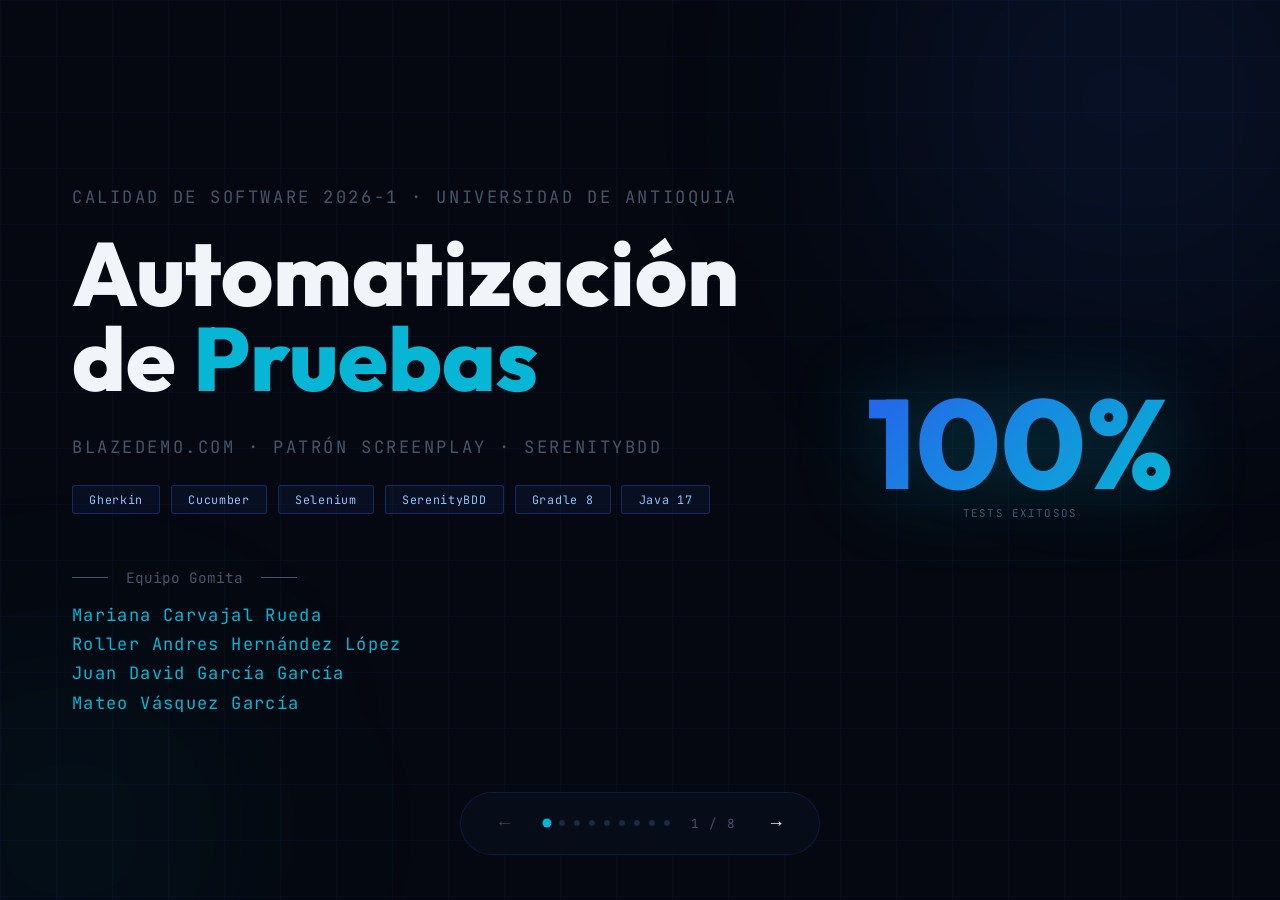
<file: index.html>
<!DOCTYPE html>
<html lang="es">
<head>
<meta charset="UTF-8">
<meta name="viewport" content="width=device-width, initial-scale=1.0">
<title>Automatización de Pruebas · Equipo Gomita</title>
<link href="https://fonts.googleapis.com/css2?family=JetBrains+Mono:wght@400;700&family=Outfit:wght@300;400;600;700;800&display=swap" rel="stylesheet">
<link rel="stylesheet" href="styles.css">
</head>
<body>

<div class="deck" id="deck">
  <!-- Los slides se cargan aquí dinámicamente -->
</div>

<!-- NAVIGATION -->
<nav class="nav">
  <button class="nav-btn" id="btnPrev" disabled title="Anterior (←)">&#8592;</button>
  <div class="nav-dots-row" id="navDots"></div>
  <span class="nav-counter" id="counter">1 / 8</span>
  <button class="nav-btn" id="btnNext" title="Siguiente (→)">&#8594;</button>
</nav>

<script>
  const SLIDES = [
    'slide1.html',
    'slide2.html',
    'slide3.html',
    'slide3a.html',
    'slide4.html',
    'slide5.html',
    'slide6.html',
    'slide7.html',
    'slide8.html',
  ];

  const deck     = document.getElementById('deck');
  const btnPrev  = document.getElementById('btnPrev');
  const btnNext  = document.getElementById('btnNext');
  const counter  = document.getElementById('counter');
  const dotsRow  = document.getElementById('navDots');
  const total    = SLIDES.length;
  let current    = 0;

  // Load all slides into the deck
  async function loadSlides() {
    for (const file of SLIDES) {
      const res  = await fetch(file);
      const html = await res.text();
      const tmp  = document.createElement('div');
      tmp.innerHTML = html.trim();
      deck.appendChild(tmp.firstElementChild);
    }
    init();
  }

  function init() {
    const slides = deck.querySelectorAll('.slide');

    // Build nav dots
    slides.forEach((_, i) => {
      const d = document.createElement('button');
      d.className = 'ndot' + (i === 0 ? ' active' : '');
      d.title = `Slide ${i + 1}`;
      d.addEventListener('click', () => goTo(i));
      dotsRow.appendChild(d);
    });

    function goTo(n) {
      if (n < 0 || n >= total) return;
      const all = deck.querySelectorAll('.slide');
      all[current].classList.remove('active');
      all[current].classList.add('out-left');
      setTimeout(() => all[current].classList.remove('out-left'), 500);

      current = n;
      all[current].classList.add('active');

      dotsRow.querySelectorAll('.ndot').forEach((d, i) => d.classList.toggle('active', i === current));
      counter.textContent = `${current + 1} / ${total}`;
      btnPrev.disabled = current === 0;
      btnNext.disabled = current === total - 1;
    }

    btnPrev.addEventListener('click', () => goTo(current - 1));
    btnNext.addEventListener('click', () => goTo(current + 1));

    document.addEventListener('keydown', e => {
      if (e.key === 'ArrowRight' || e.key === 'ArrowDown') goTo(current + 1);
      if (e.key === 'ArrowLeft'  || e.key === 'ArrowUp')   goTo(current - 1);
    });
  }

  loadSlides();
</script>

</body>
</html>
</file>
<file: styles.css>
:root {
  --bg:     #050810;
  --bg2:    #080d1a;
  --blue:   #2563eb;
  --cyan:   #06b6d4;
  --green:  #10b981;
  --amber:  #f59e0b;
  --purple: #8b5cf6;
  --white:  #f1f5f9;
  --muted:  #475569;
  --dim:    #1e293b;
  --mono:   'JetBrains Mono', monospace;
  --sans:   'Outfit', sans-serif;
}

*, *::before, *::after { box-sizing: border-box; margin: 0; padding: 0; }

html, body {
  width: 100%; height: 100%;
  background: var(--bg);
  font-family: var(--sans);
  color: var(--white);
  overflow: hidden;
}

html { font-size: 18px; }

/* ══ DECK ══ */
.deck { position: relative; width: 100vw; height: 100vh; }

/* ══ SLIDES ══ */
.slide {
  position: absolute; inset: 0;
  width: 100%; height: 100%;
  display: flex; flex-direction: column;
  padding: 2rem 4rem;
  opacity: 0; pointer-events: none;
  transition: opacity .5s ease, transform .5s ease;
  transform: translateX(60px);
  overflow: hidden;
}
.slide.active  { opacity: 1; pointer-events: all; transform: translateX(0); }
.slide.out-left { opacity: 0; transform: translateX(-60px); }

/* Grid bg */
.slide::before {
  content: ''; position: absolute; inset: 0; z-index: 0;
  background-image:
    linear-gradient(rgba(37,99,235,.05) 1px, transparent 1px),
    linear-gradient(90deg, rgba(37,99,235,.05) 1px, transparent 1px);
  background-size: 56px 56px;
  pointer-events: none;
}

/* Glow orbs */
.orb {
  position: absolute; border-radius: 50%;
  filter: blur(120px); pointer-events: none; z-index: 0;
  animation: drift 8s ease-in-out infinite alternate;
}
@keyframes drift {
  from { transform: translate(0,0); }
  to   { transform: translate(20px,-20px); }
}

/* Content wrapper */
.content { position: relative; z-index: 1; flex: 1; display: flex; flex-direction: column; }

/* Section label */
.label {
  font-family: var(--mono); font-size: .65rem; letter-spacing: .2em;
  text-transform: uppercase; color: var(--cyan);
  display: flex; align-items: center; gap: .6rem;
  margin-bottom: 1.2rem;
}
.label::before { content: ''; width: 28px; height: 1px; background: var(--cyan); }

/* Slide title */
.slide-title {
  font-size: clamp(2rem, 3.5vw, 3rem);
  font-weight: 700; line-height: 1.1; margin-bottom: 2rem;
}

/* Chips */
.chips { display: flex; flex-wrap: wrap; gap: .6rem; margin-bottom: 3rem; }
.chip {
  padding: .3rem .9rem;
  border: 1px solid rgba(37,99,235,.35); border-radius: 3px;
  font-family: var(--mono); font-size: .65rem;
  color: #93c5fd; letter-spacing: .06em;
  background: rgba(37,99,235,.08);
}

/* ══ NAVIGATION ══ */
.nav {
  position: fixed; bottom: 2.5rem; left: 50%; transform: translateX(-50%);
  display: flex; align-items: center; gap: 1.2rem; z-index: 1000;
  background: rgba(8,13,26,.85); backdrop-filter: blur(12px);
  border: 1px solid rgba(37,99,235,.2); padding: .7rem 1.4rem; border-radius: 100px;
}
.nav-btn {
  background: none; border: none; cursor: pointer;
  width: 36px; height: 36px; border-radius: 50%;
  display: flex; align-items: center; justify-content: center;
  color: var(--white); transition: background .2s, color .2s; font-size: 1rem;
}
.nav-btn:hover  { background: rgba(37,99,235,.3); color: var(--cyan); }
.nav-btn:disabled { opacity: .25; cursor: not-allowed; }
.nav-counter { font-family: var(--mono); font-size: .7rem; color: var(--muted); min-width: 40px; text-align: center; letter-spacing: .08em; }
.nav-dots-row { display: flex; gap: .5rem; align-items: center; }
.ndot { width: 6px; height: 6px; border-radius: 50%; background: var(--dim); border: none; cursor: pointer; transition: background .3s, transform .3s; }
.ndot.active { background: var(--cyan); transform: scale(1.5); }

/* ══ INFO CARDS (slide 2) ══ */
.two-col { display: grid; grid-template-columns: 1fr 1fr; gap: 1.5rem; flex: 1; }
.info-card {
  border: 1px solid rgba(37,99,235,.18); background: rgba(8,13,26,.9);
  padding: 1.8rem 2rem; position: relative; overflow: hidden;
}
.info-card::after {
  content: ''; position: absolute; top: 0; left: 0; right: 0; height: 2px;
  background: linear-gradient(90deg, var(--blue), var(--cyan));
}
.card-eyebrow { font-family: var(--mono); font-size: .6rem; color: var(--cyan); letter-spacing: .18em; text-transform: uppercase; margin-bottom: .8rem; }
.card-h { font-size: 1.6rem; font-weight: 700; margin-bottom: .3rem; }
.card-sub { font-size: .95rem; color: var(--muted); font-family: var(--mono); margin-bottom: 1.4rem; }
.item-list { list-style: none; display: flex; flex-direction: column; gap: .65rem; }
.item-list li { display: flex; gap: .7rem; align-items: flex-start; font-size: .88rem; color: rgba(241,245,249,.7); line-height: 1.4; }
.item-list li::before { content: '→'; color: var(--blue); font-family: var(--mono); font-size: .75rem; flex-shrink: 0; margin-top: .15rem; }

/* ══ LAYERS (slide 3) ══ */
.layers { display: grid; grid-template-columns: repeat(5,1fr); gap: 1rem; flex: 1; align-items: stretch; }
.layer {
  border: 1px solid rgba(255,255,255,.06); background: rgba(8,13,26,.9);
  padding: 1.5rem 1.2rem; display: flex; flex-direction: column;
  position: relative; overflow: hidden; transition: border-color .3s, transform .3s;
}
.layer:hover { transform: translateY(-4px); }
.layer-n { font-family: var(--mono); font-size: 2.8rem; font-weight: 700; opacity: .12; line-height: 1; margin-bottom: .8rem; }
.layer-name { font-size: .8rem; font-weight: 700; text-transform: uppercase; letter-spacing: .06em; margin-bottom: .6rem; }
.layer-desc { font-size: .75rem; color: var(--muted); line-height: 1.55; flex: 1; }
.layer-bar { position: absolute; bottom: 0; left: 0; right: 0; height: 3px; }
.lA .layer-n, .lA .layer-name { color: var(--purple); } .lA .layer-bar { background: var(--purple); }
.lB .layer-n, .lB .layer-name { color: #60a5fa; }      .lB .layer-bar { background: #60a5fa; }
.lC .layer-n, .lC .layer-name { color: var(--cyan); }  .lC .layer-bar { background: var(--cyan); }
.lD .layer-n, .lD .layer-name { color: var(--green); } .lD .layer-bar { background: var(--green); }
.lE .layer-n, .lE .layer-name { color: var(--amber); } .lE .layer-bar { background: var(--amber); }
.flow-note { font-family: var(--mono); font-size: .62rem; color: var(--muted); letter-spacing: .12em; margin-top: 1rem; text-align: center; }

/* ══ TABLE (slide 4) ══ */
.stable { width: 100%; border-collapse: collapse; margin-bottom: 1.5rem; }
.stable th { font-family: var(--mono); font-size: .6rem; letter-spacing: .15em; text-transform: uppercase; color: var(--muted); padding: .7rem 1rem; border-bottom: 1px solid rgba(37,99,235,.2); text-align: left; }
.stable td { padding: .95rem 1rem; border-bottom: 1px solid rgba(255,255,255,.04); font-size: .88rem; vertical-align: middle; }
.stable tbody tr:hover { background: rgba(37,99,235,.05); }
.td-num { font-family: var(--mono); color: var(--muted); width: 50px; }
.td-cases { font-family: var(--mono); font-size: 1.1rem; font-weight: 700; color: var(--cyan); text-align: right; }
.tag { display: inline-block; padding: .18rem .65rem; border-radius: 3px; font-family: var(--mono); font-size: .6rem; letter-spacing: .05em; font-weight: 700; }
.t-happy { background: rgba(37,99,235,.15);  color: #93c5fd; border: 1px solid rgba(37,99,235,.35); }
.t-data  { background: rgba(139,92,246,.15); color: #c4b5fd; border: 1px solid rgba(139,92,246,.35); }
.t-reuse { background: rgba(16,185,129,.15); color: #6ee7b7; border: 1px solid rgba(16,185,129,.35); }
.t-e2e   { background: rgba(245,158,11,.15); color: #fcd34d; border: 1px solid rgba(245,158,11,.35); }
.stats-row { display: flex; align-items: center; justify-content: flex-end; gap: 2rem; margin-top: auto; }
.stat-item { text-align: center; }
.stat-num { font-size: 2.8rem; font-weight: 800; line-height: 1; }
.stat-lbl { font-family: var(--mono); font-size: .55rem; color: var(--muted); letter-spacing: .15em; text-transform: uppercase; margin-top: .2rem; }
.sn-blue  { color: var(--cyan); }
.sn-green { color: var(--green); }
.stat-sep { width: 1px; height: 44px; background: rgba(255,255,255,.08); }

/* ══ CODE (slide 5) ══ */
.code-grid { display: grid; grid-template-columns: 1fr 1fr; gap: 1.5rem; flex: 1; }
.code-panel { display: flex; flex-direction: column; background: #060d1c; border: .5px solid rgba(37,99,235,.2); overflow: hidden; }
.code-top { background: rgba(37,99,235,.1); padding: .55rem 1rem; display: flex; align-items: center; gap: .5rem; border-bottom: 1px solid rgba(37,99,235,.15); flex-shrink: 0; }
.cdots { display: flex; gap: .3rem; }
.cdot { width: 9px; height: 9px; border-radius: 50%; }
.cd-r { background: #ff5f57; } .cd-y { background: #febc2e; } .cd-g { background: #28c840; }
.cfn { font-family: var(--mono); font-size: .6rem; color: var(--muted); margin-left: .3rem; }
.code-body { padding: 1rem 1.2rem; flex: 1; overflow: auto; }
.code-body pre { font-family: var(--mono); font-size: .62rem; line-height: 1.85; white-space: pre; }
.ln  { color: rgba(255,255,255,.1); user-select: none; margin-right: .7rem; display: inline-block; width: 1.4rem; text-align: right; }
.kw  { color: #c084fc; } .fn { color: #86efac; } .str { color: #fcd34d; }
.cm  { color: #334155; } .op { color: var(--cyan); } .ty { color: #93c5fd; }

/* ══ RESULTS (slide 6) ══ */
.results-grid { display: grid; grid-template-columns: repeat(3,1fr); gap: 1.5rem; margin-bottom: 2rem; }
.res-card { border: 1px solid rgba(255,255,255,.07); background: rgba(8,13,26,.9); padding: 2.5rem 1.5rem; text-align: center; position: relative; overflow: hidden; }
.res-card::after { content: ''; position: absolute; bottom: 0; left: 0; right: 0; height: 3px; }
.rc1::after { background: var(--cyan); } .rc2::after, .rc3::after { background: var(--green); }
.res-num { font-size: 5.5rem; font-weight: 800; line-height: 1; margin-bottom: .4rem; }
.rc1 .res-num { color: var(--cyan); } .rc2 .res-num, .rc3 .res-num { color: var(--green); }
.res-lbl { font-family: var(--mono); font-size: .6rem; color: var(--muted); letter-spacing: .18em; text-transform: uppercase; }
.tools-wrap { display: flex; flex-wrap: wrap; gap: .7rem; justify-content: center; margin-bottom: 1rem; }
.tool { padding: .4rem 1rem; border: 1px solid rgba(37,99,235,.25); font-family: var(--mono); font-size: .65rem; color: #93c5fd; background: rgba(37,99,235,.07); letter-spacing: .05em; }
.dur { font-family: var(--mono); font-size: .7rem; color: var(--muted); text-align: center; letter-spacing: .1em; }
.dur span { color: var(--white); }

/* ══ CONCLUSIONS (slide 7) ══ */
.concl-list { display: flex; flex-direction: column; gap: .9rem; flex: 1; }
.ci { display: grid; grid-template-columns: 56px 1fr; border: 1px solid rgba(255,255,255,.06); background: rgba(8,13,26,.8); overflow: hidden; }
.ci-n { display: flex; align-items: center; justify-content: center; font-family: var(--mono); font-size: 1rem; font-weight: 700; border-right: 1px solid rgba(255,255,255,.06); background: rgba(37,99,235,.07); }
.ci-body { padding: 1rem 1.4rem; }
.ci-title { font-size: .95rem; font-weight: 700; margin-bottom: .25rem; }
.ci-desc { font-size: .78rem; color: var(--muted); line-height: 1.5; }
.c1 .ci-n { color: #60a5fa; } .c2 .ci-n { color: var(--purple); } .c3 .ci-n { color: var(--green); }
.c4 { border-color: rgba(245,158,11,.25); } .c4 .ci-n { color: var(--amber); background: rgba(245,158,11,.07); } .c4 .ci-title { color: #fcd34d; }

/* ══ OUTRO (slide 8) ══ */
.outro-tag { font-family: var(--mono); font-size: .65rem; color: var(--muted); letter-spacing: .2em; text-transform: uppercase; margin-bottom: 1.5rem; position: relative; z-index: 1; }
.outro-h { font-size: clamp(5rem,11vw,9rem); font-weight: 800; line-height: 1; background: linear-gradient(135deg, var(--white) 20%, #60a5fa 60%, var(--cyan) 100%); -webkit-background-clip: text; background-clip: text; color: transparent; position: relative; z-index: 1; margin-bottom: 1.5rem; }
.outro-line { width: 80px; height: 1px; background: linear-gradient(90deg, transparent, var(--cyan), transparent); margin: 0 auto 1.5rem; position: relative; z-index: 1; }
.outro-sub { font-family: var(--mono); font-size: .8rem; color: var(--muted); line-height: 2; position: relative; z-index: 1; margin-bottom: 2rem; }
.outro-names { display: flex; gap: 1.5rem; justify-content: center; margin-bottom: 2rem; position: relative; z-index: 1; }
.outro-name { font-family: var(--mono); font-size: .75rem; color: var(--cyan); letter-spacing: .1em; }
.outro-name::before { content: '/ '; color: var(--muted); }
.outro-chips { display: flex; gap: .8rem; justify-content: center; flex-wrap: wrap; position: relative; z-index: 1; }

/* ══ SLIDE 1 specific ══ */
.s1-eyebrow { font-family: var(--mono); font-size: 1rem; color: var(--muted); letter-spacing: .15em; text-transform: uppercase; margin-bottom: 1.5rem; }
.s1-title { font-size: clamp(3.5rem,7vw,6.5rem); font-weight: 800; line-height: .95; margin-bottom: 2rem; }
.s1-title .c { color: var(--cyan); }
.s1-sub { font-family: var(--mono); font-size: 1rem; color: var(--muted); margin-bottom: 2.5rem; }
.s1-team { display: flex; align-items: center; gap: 1rem; font-family: var(--mono); font-size: .8rem; color: var(--muted); }
.s1-team-line { width: 36px; height: 1px; background: var(--muted); }
.s1-names { display: flex; gap: 1.5rem; margin-top: .8rem; flex-wrap: wrap; }
.s1-name { font-family: var(--mono); font-size: 1rem; color: var(--cyan); letter-spacing: .08em; }
.s1-name::before { content: ''; color: var(--muted); }
.s1-stat { position: absolute; right: 0; top: 50%; transform: translateY(-50%); text-align: center; }
.s1-stat-num { font-size: 10rem; font-weight: 800; line-height: 1; background: linear-gradient(135deg,#2563eb,#06b6d4); -webkit-background-clip: text; background-clip: text; color: transparent; filter: drop-shadow(0 0 40px rgba(6,182,212,.3)); }
.s1-stat-lbl { font-family: var(--mono); font-size: .6rem; color: var(--muted); letter-spacing: .2em; text-transform: uppercase; }
</file>
